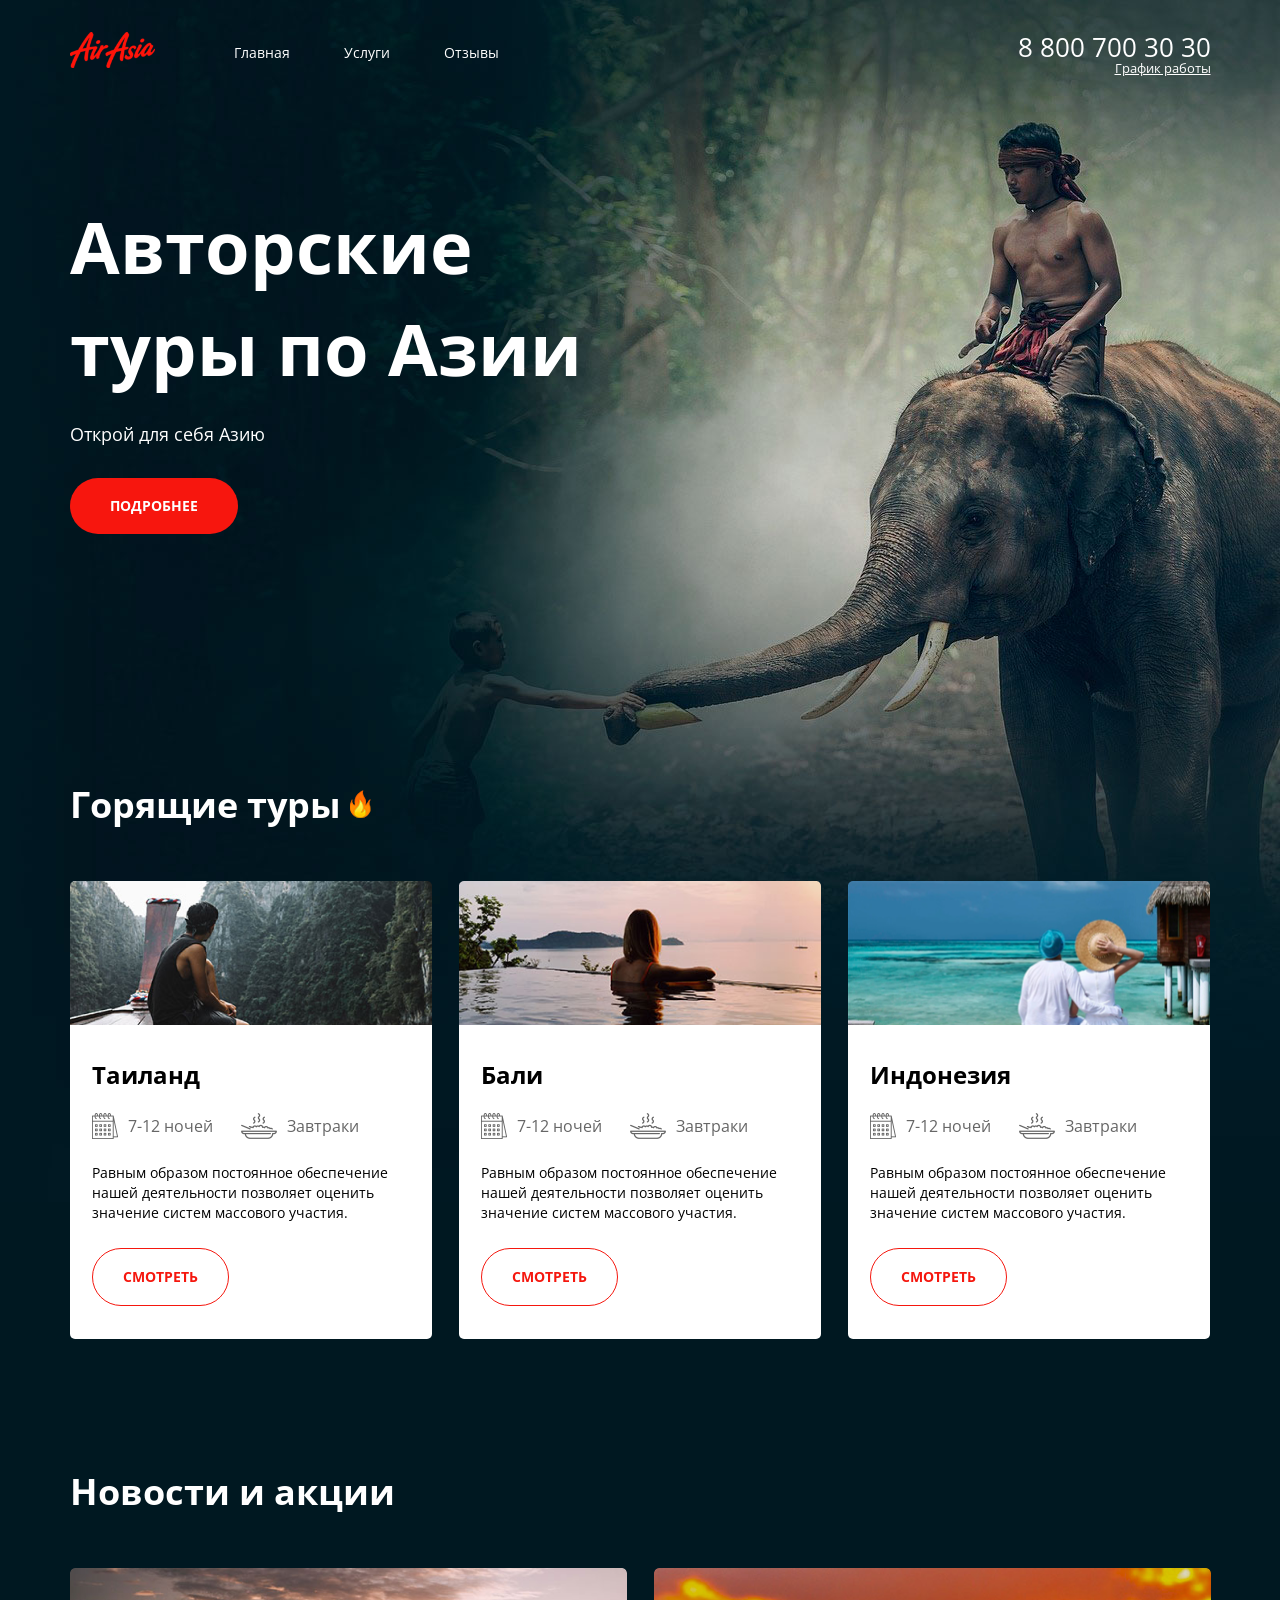
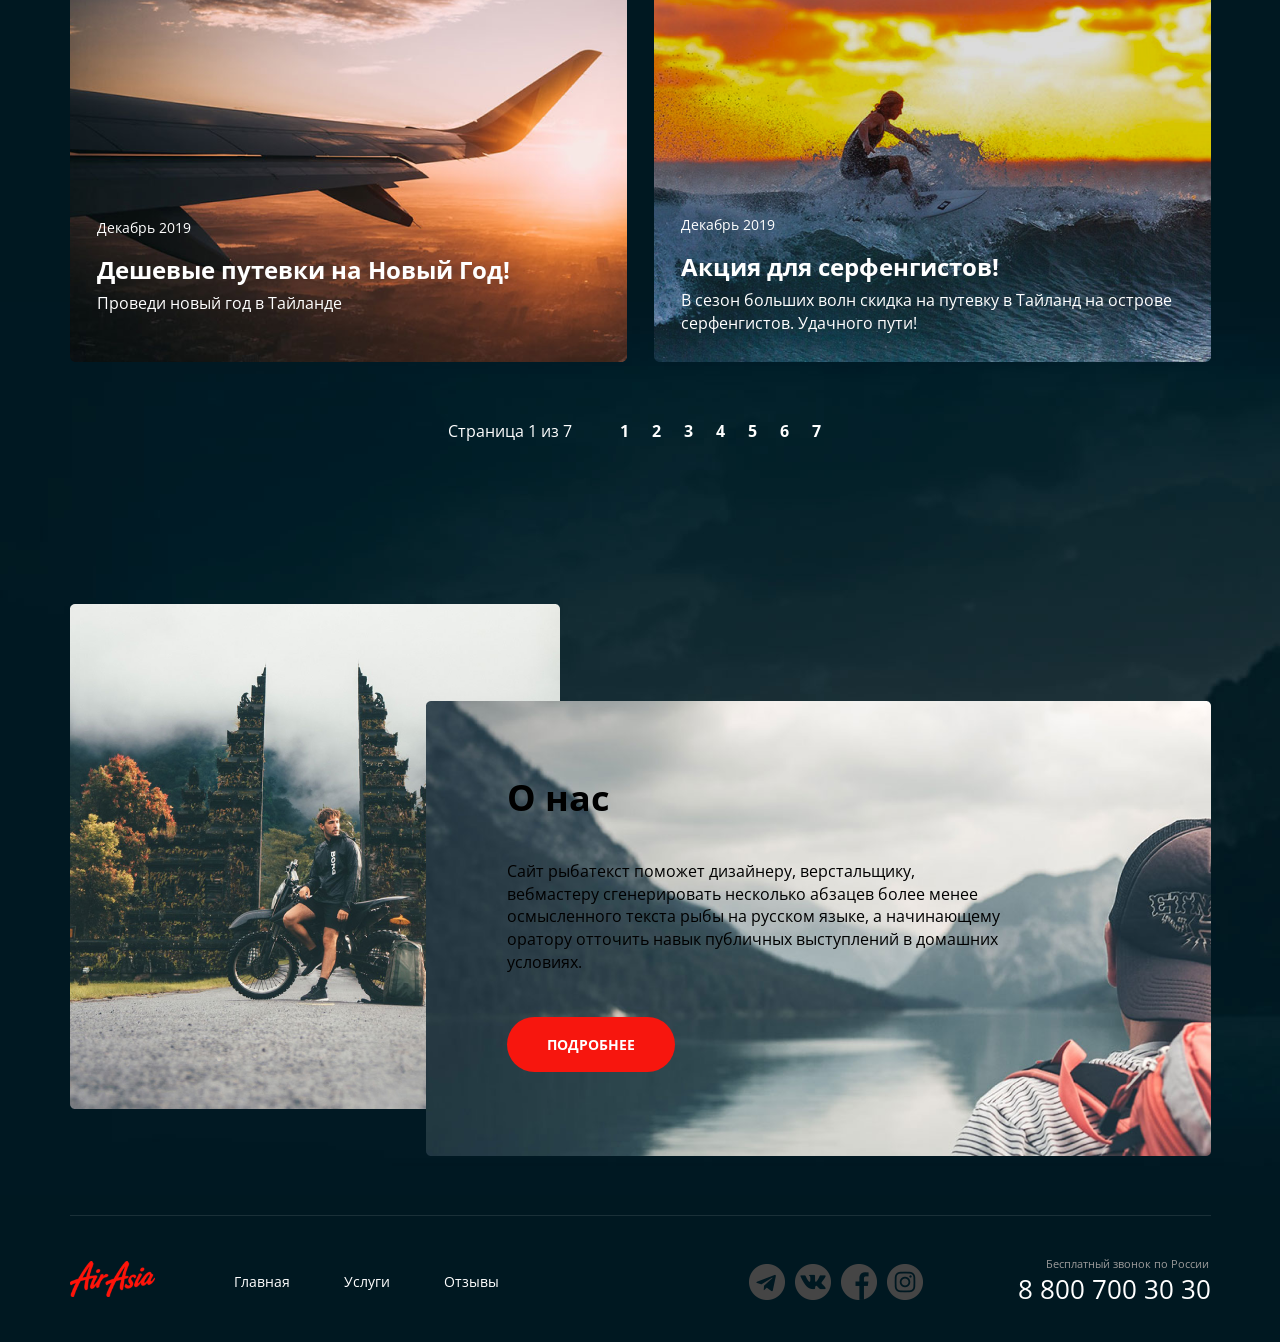
<file: newproject/index.html>
<!DOCTYPE html>
<html lang="en">

<head>
    <meta charset="UTF-8">
    <meta http-equiv="X-UA-Compatible" content="IE=edge">
    <meta name="viewport" content="width=1161, initial-scale=1.0">
    <link rel="preconnect" href="https://fonts.gstatic.com">
    <link href="https://fonts.googleapis.com/css2?family=Open+Sans:wght@400;700&display=swap" rel="stylesheet">
    <link rel="stylesheet" href="./css/layout/normalize.css">
    <link rel="stylesheet" href="./css/main.css">
    <title>Main</title>
</head>

<body>
    <div class="wrapper">
        <div class="wrapper__content">
            <header class="header">
                <img src="./img/headerbackground.png" alt="" class="header__background">
                <div class="container header__container">
                    <div class="header__position">
                        <a href="./index.html" class="logo">
                            <img src="./img/logo.svg" alt="logotype" class="logo__img">
                        </a>
                        <nav class="menu">
                            <ul class="menu__list">
                                <li class="menu__item"><a href="./index.html" class="menu__link">Главная</a></li>
                                <li class="menu__item"><a href="./services.html" class="menu__link">Услуги</a></li>
                                <li class="menu__item"><a href="./reviews.html" class="menu__link">Отзывы</a></li>
                            </ul>
                        </nav>
                        <adress class="contacts">
                            <a href="tel:+78007003030" class="contacts__phone">8 800 700 30 30</a>
                            <div class="dropdown">
                                <div class="contacts__dropdown">График работы</div>
                                <div class="dropdown__menu">
                                    <ul class="dropdown__list">
                                        <li class="dropdown__item">пн-вс: 09:00 - 20:00</li>
                                        <li class="dropdown__item dropdown__item--weight">Обед: 14:00-14:30</li>
                                    </ul>
                                </div>
                            </div>
                        </adress>
                    </div>
                </div>
            </header>
            <main class="main-content">
                <section class="welcome">
                    <div class="container">
                        <h1 class="welcome__title">Авторские туры по Азии</h1>
                        <div class="welcome__subtitle">Открой для себя Азию</div>
                        <a href="" class="button">Подробнее</a>
                    </div>
                </section>
                <section class="offers">
                    <div class="container">
                        <h3 class="title title--icon">Горящие туры</h3>
                        <ul class="offers__list">
                            <li class="offers__item">
                                <img src="./img/river.png" alt="Thailand" class="offers__item-img">
                                <div class="offers__item-content">
                                    <h4 class="offers__item-title">Таиланд</h4>
                                    <div class="offers__item-periods">
                                        <div class="offers__item-period">
                                            <img src="./img/calendar.svg" alt="calendar"
                                                class="offers__item-period-icon">
                                            <div class="offers__item-period-text">7-12 ночей</div>
                                        </div>
                                        <div class="offers__item-period">
                                            <img src="./img/meal.svg" alt="food" class="offers__item-period-icon">
                                            <div class="offers__item-period-text">Завтраки</div>
                                        </div>
                                    </div>
                                    <p class="offers__item-description">Равным образом постоянное обеспечение нашей
                                        деятельности позволяет оценить значение систем массового участия.
                                    </p>
                                    <div class="offers__button-wrapper">
                                        <a href="#" class="button button--color">Смотреть</a>
                                    </div>
                                </div>
                            </li>
                            <li class="offers__item">
                                <img src="./img/pool.png" alt="Bali" class="offers__item-img">
                                <div class="offers__item-content">
                                    <h4 class="offers__item-title">Бали</h4>
                                    <div class="offers__item-periods">
                                        <div class="offers__item-period">
                                            <img src="./img/calendar.svg" alt="calendar"
                                                class="offers__item-period-icon">
                                            <div class="offers__item-period-text">7-12 ночей</div>
                                        </div>
                                        <div class="offers__item-period">
                                            <img src="./img/meal.svg" alt="food" class="offers__item-period-icon">
                                            <div class="offers__item-period-text">Завтраки</div>
                                        </div>
                                    </div>
                                    <p class="offers__item-description">Равным образом постоянное обеспечение нашей
                                        деятельности позволяет оценить значение систем массового участия.
                                    </p>
                                    <div class="offers__button-wrapper">
                                        <a href="#" class="button button--color">Смотреть</a>
                                    </div>
                                </div>
                            </li>
                            <li class="offers__item">
                                <img src="./img/ocean.png" alt="Indonesia" class="offers__item-img">
                                <div class="offers__item-content">
                                    <h4 class="offers__item-title">Индонезия</h4>
                                    <div class="offers__item-periods">
                                        <div class="offers__item-period">
                                            <img src="./img/calendar.svg" alt="calendar"
                                                class="offers__item-period-icon">
                                            <div class="offers__item-period-text">7-12 ночей</div>
                                        </div>
                                        <div class="offers__item-period">
                                            <img src="./img/meal.svg" alt="food" class="offers__item-period-icon">
                                            <div class="offers__item-period-text">Завтраки</div>
                                        </div>
                                    </div>
                                    <p class="offers__item-description">Равным образом постоянное обеспечение нашей
                                        деятельности позволяет оценить значение систем массового участия.
                                    </p>
                                    <div class="offers__button-wrapper">
                                        <a href="#" class="button button--color">Смотреть</a>
                                    </div>
                                </div>
                            </li>
                        </ul>
                    </div>
                </section>
                <section class="news">
                    <div class="container">
                        <h3 class="title">Новости и акции</h3>
                        <ul class="news__list">
                            <li class="news__item">
                                <img src="./img/plain.png" alt="Plain" class="news__item-img">
                                <div class="news__content">
                                    <div class="news__date">Декабрь 2019</div>
                                    <h3 class="news__title">Дешевые путевки на Новый Год!</h3>
                                    <div class="news__subtitle">Проведи новый год в Тайланде</div>
                                </div>
                            </li>
                            <li class="news__item">
                                <img src="./img/Surfer.png" alt="Surfer" class="news__item-img">
                                <div class="news__content news__content--position">
                                    <div class="news__date">Декабрь 2019</div>
                                    <h3 class="news__title">Акция для серфенгистов!</h3>
                                    <p class="news__subtitle">В сезон больших волн скидка на путевку в Тайланд на
                                        острове серфенгистов. Удачного пути!
                                    </p>
                                </div>
                            </li>
                        </ul>
                        <div class="pagination">
                            <div class="pagination__page">
                                Страница <span class="pagination__page-index"> 1</span> из<span
                                    class="pagination__page-end">
                                    7</span>
                            </div>
                            <ul class="pagination__list">
                                <li class="pagination__item"><span class="pagination__button">1</span></li>
                                <li class="pagination__item"><span class="pagination__button">2</span></li>
                                <li class="pagination__item"><span class="pagination__button">3</span></li>
                                <li class="pagination__item"><span class="pagination__button">4</span></li>
                                <li class="pagination__item"><span class="pagination__button">5</span></li>
                                <li class="pagination__item"><span class="pagination__button">6</span></li>
                                <li class="pagination__item"><span class="pagination__button">7</span></li>
                            </ul>
                        </div>
                    </div>
                </section>
                <div class="about">
                    <img src="./img/aboutbackgrount.png" alt="" class="about__background">
                    <div class="container about__container">
                        <img src="./img/gates.png" alt="aboutimg" class="about__img">
                        <div class="about__content">
                            <h3 class="title title--color">О нас</h3>
                            <p class="about__subtitle">Сайт рыбатекст поможет дизайнеру, верстальщику, вебмастеру
                                сгенерировать несколько абзацев более менее осмысленного текста рыбы на русском языке, а
                                начинающему оратору отточить навык публичных выступлений в домашних условиях.
                            </p>
                            <a href="#" class="button">Подробнее</a>
                        </div>
                    </div>
                </div>
            </main>
        </div>
        <footer class="footer">
            <div class="container footer__container">
                <div class="footer__position">
                    <a href="#" class="logo">
                        <img src="./img/logo.svg" alt="logotype" class="logo__img">
                    </a>
                    <nav class="menu">
                        <ul class="menu__list">
                            <li class="menu__item"><a href="./index.html" class="menu__link">Главная</a></li>
                            <li class="menu__item"><a href="./services.html" class="menu__link">Услуги</a></li>
                            <li class="menu__item"><a href="./reviews.html" class="menu__link">Отзывы</a></li>
                        </ul>
                    </nav>
                    <div class="footer__social">
                        <ul class="social__list">
                            <li class="social__item">
                                <a href="#" class="social__item-link">
                                    <div class="social__item--telegram"></div>
                                </a>
                            </li>
                            <li class="social__item">
                                <a href="#" class="social__item-link">
                                    <div class="social__item--vk"></div>
                                </a>
                            </li>
                            <li class="social__item">
                                <a href="#" class="social__item-link">
                                    <div class="social__item--facebook"></div>
                                </a>
                            </li>
                            <li class="social__item">
                                <a href="#" class="social__item-link">
                                    <div class="social__item--instagram"></div>
                                </a>
                            </li>
                        </ul>
                    </div>
                    <adress class="contacts">
                        <div class="contacts__info">Бесплатный звонок по России</div>
                        <a href="tel:+78007003030" class="contacts__phone">8 800 700 30 30</a>
                    </adress>
                </div>
        </footer>
    </div>
</body>

</html>
</file>
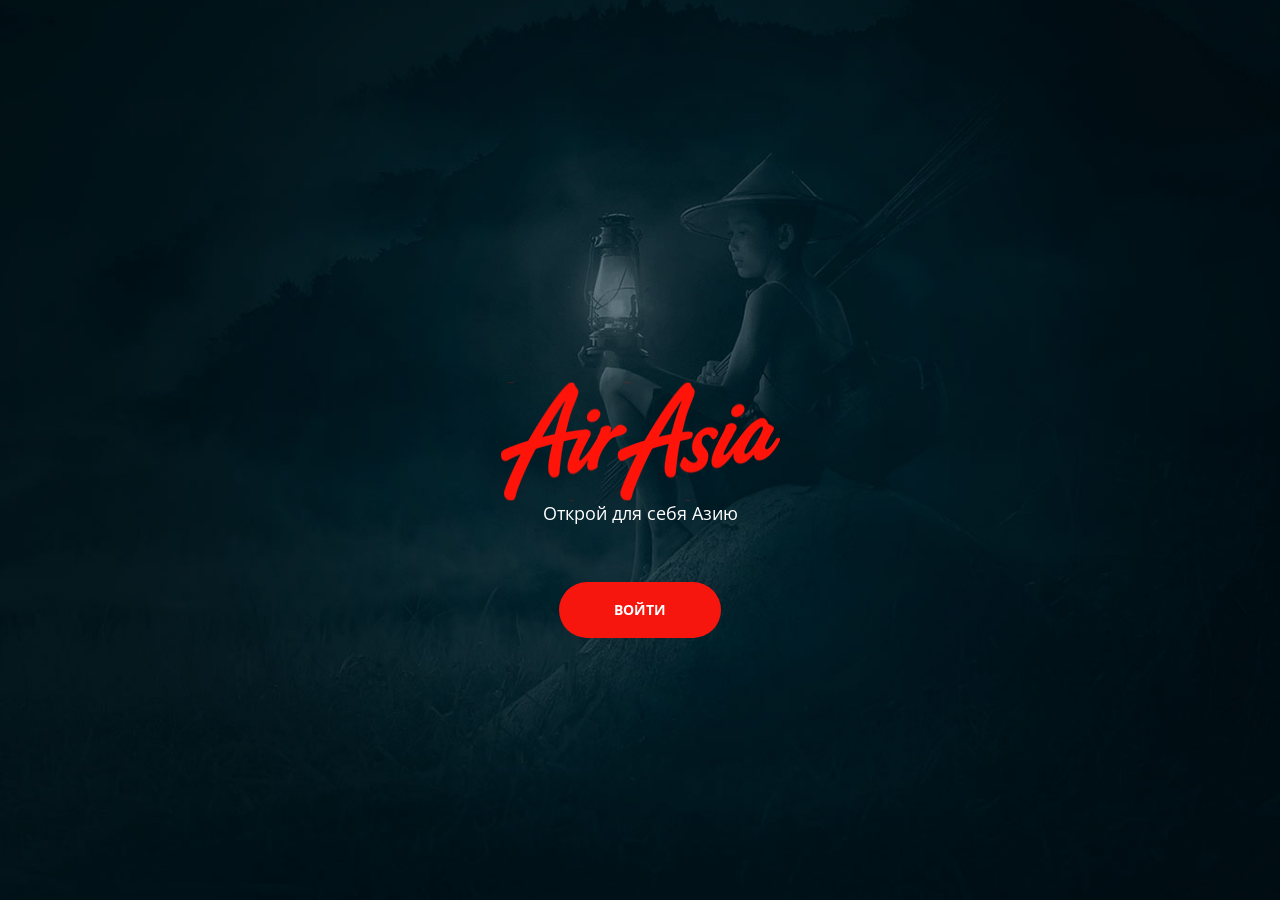
<file: newproject/hello.html>
<!DOCTYPE html>
<html lang="en">

<head>
    <meta charset="UTF-8">
    <meta http-equiv="X-UA-Compatible" content="IE=edge">
    <meta name="viewport" content="width=device-width, initial-scale=1.0">
    <link rel="preconnect" href="https://fonts.gstatic.com">
    <link href="https://fonts.googleapis.com/css2?family=Open+Sans:wght@400;700&display=swap" rel="stylesheet">
    <link rel="stylesheet" href="./css/layout/normalize.css">
    <link rel="stylesheet" href="./css/main.css">
    <title>Welcome</title>
</head>

<body>
    <div class="hello">
        <div class="hello__transition">
            <img src="./img/logo.svg" alt="Logo" class="hello__logo">
            <div class="hello__subtitle">Открой для себя Азию</div>
            <div class="hello__button">
                <a href="./index.html" class="button hello__button--size">Войти</a>
            </div>
        </div>
    </div>
</body>

</html>
</file>
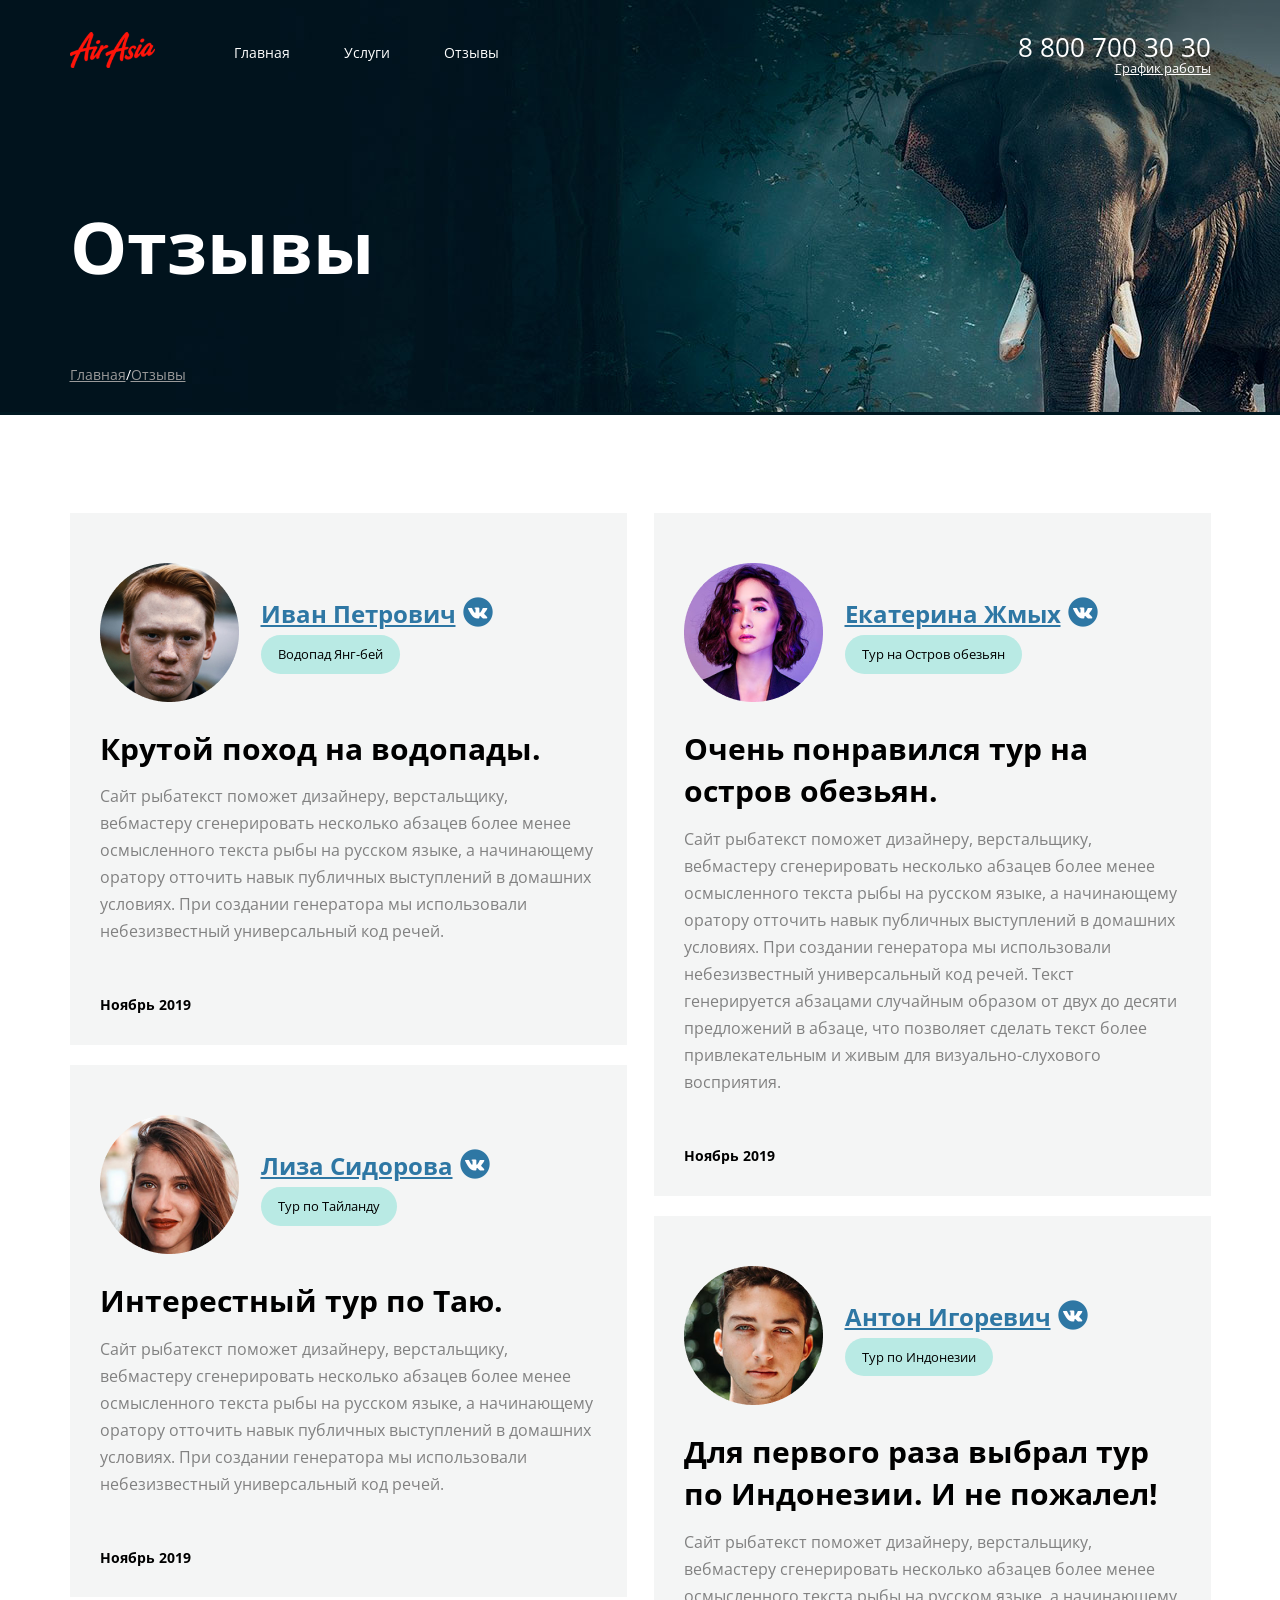
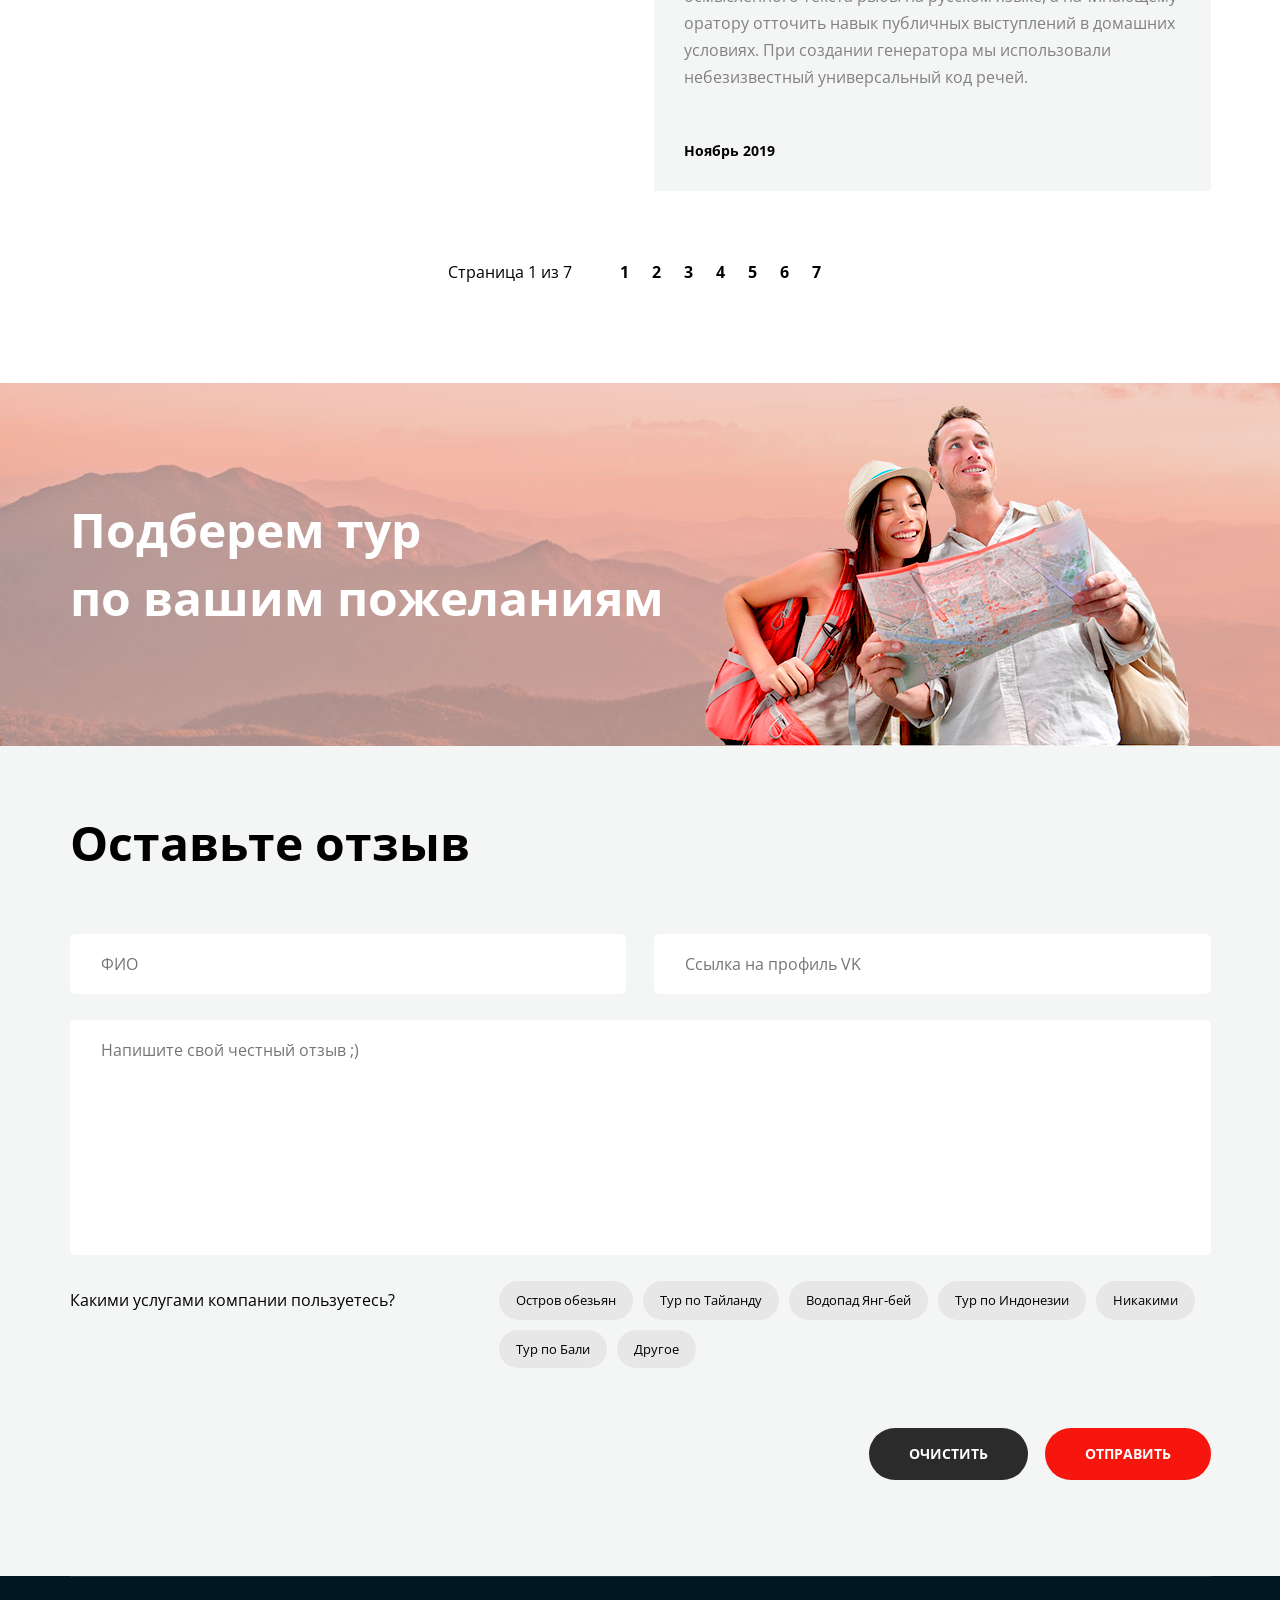
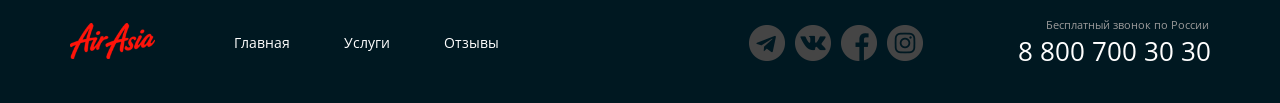
<file: newproject/reviews.html>
<!DOCTYPE html>
<html lang="en">

<head>
    <meta charset="UTF-8">
    <meta http-equiv="X-UA-Compatible" content="IE=edge">
    <meta name="viewport" content="width=1161, initial-scale=1.0">
    <link rel="preconnect" href="https://fonts.gstatic.com">
    <link href="https://fonts.googleapis.com/css2?family=Open+Sans:wght@400;700&display=swap" rel="stylesheet">
    <link rel="stylesheet" href="./css/layout/normalize.css">
    <link rel="stylesheet" href="./css/main.css">
    <title>Reviews</title>
</head>

<body>
    <div class="wrapper">
        <div class="wrapper__content">
            <header class="header">
                <img src="./img/servicesbackground.png" alt="" class="header__background">
                <div class="container header__container">
                    <div class="header__position">
                        <a href="./index.html" class="logo">
                            <img src="./img/logo.svg" alt="logotype" class="logo__img">
                        </a>
                        <nav class="menu">
                            <ul class="menu__list">
                                <li class="menu__item"><a href="./index.html" class="menu__link">Главная</a></li>
                                <li class="menu__item"><a href="./services.html" class="menu__link">Услуги</a></li>
                                <li class="menu__item"><a href="./reviews.html" class="menu__link">Отзывы</a></li>
                            </ul>
                        </nav>
                        <adress class="contacts">
                            <a href="tel:+78007003030" class="contacts__phone">8 800 700 30 30</a>
                            <div class="dropdown">
                                <div class="contacts__dropdown">График работы</div>
                                <div class="dropdown__menu">
                                    <ul class="dropdown__list">
                                        <li class="dropdown__item">пн-вс: 09:00 - 20:00</li>
                                        <li class="dropdown__item dropdown__item--weight">Обед: 14:00-14:30</li>
                                    </ul>
                                </div>
                            </div>
                        </adress>
                    </div>
                </div>
            </header>
            <main class="main-content">
                <section class="welcome">
                    <div class="container welcome__container--position">
                        <h1 class="welcome__title">Отзывы</h1>
                        <nav class="breadcrumbs">
                            <ul class="breadcrumbs__list">
                                <li class="breadcrumbs__item">
                                    <a href="./index.html" class="breadcrumbs__link">Главная</a>
                                </li>
                                <li class="breadcrumbs__item">
                                    <a href="./reviews.html" class="breadcrumbs__link">Отзывы</a>
                                </li>
                            </ul>
                        </nav>
                    </div>
                </section>
                <section class="reviews">
                    <div class="container">
                        <ul class="reviews__list">
                            <li class="reviews__item">
                                <div class="reviews__header">
                                    <div class="reviews__photo">
                                        <img src="./img/reviewsone.png" alt="avatar" class="reviews__img">
                                    </div>
                                    <div class="reviews__header-content">
                                        <a href="#" class="reviews__name">Иван Петрович</a>
                                        <div class="reviews__choose tag">Водопад Янг-бей</div>
                                    </div>
                                </div>
                                <div class="reviews__content">
                                    <h4 class="reviews__title">Крутой поход на водопады.</h4>
                                    <p class="reviews__text">Сайт рыбатекст поможет дизайнеру, верстальщику, вебмастеру
                                        сгенерировать несколько абзацев более менее осмысленного текста рыбы на русском
                                        языке, а начинающему оратору отточить навык публичных выступлений в домашних
                                        условиях. При создании генератора мы использовали небезизвестный универсальный
                                        код речей. </p>
                                    <div class="reviews__date">Ноябрь 2019</div>
                                </div>
                            </li>
                            <li class="reviews__item">
                                <div class="reviews__header">
                                    <div class="reviews__photo">
                                        <img src="./img/reviewsthree.png" alt="avatar" class="reviews__img">
                                    </div>
                                    <div class="reviews__header-content">
                                        <a href="#" class="reviews__name">Лиза Сидорова</a>
                                        <div class="reviews__choose tag">Тур по Тайланду</div>
                                    </div>
                                </div>
                                <div class="reviews__content">
                                    <h4 class="reviews__title">Интерестный тур по Таю.</h4>
                                    <p class="reviews__text">Сайт рыбатекст поможет дизайнеру, верстальщику, вебмастеру
                                        сгенерировать несколько абзацев более менее осмысленного текста рыбы на русском
                                        языке, а начинающему оратору отточить навык публичных выступлений в домашних
                                        условиях. При создании генератора мы использовали небезизвестный универсальный
                                        код речей. </p>
                                    <div class="reviews__date">Ноябрь 2019</div>
                                </div>
                            </li>
                            <li class="reviews__item">
                                <div class="reviews__header">
                                    <div class="reviews__photo">
                                        <img src="./img/reviewstwo.png" alt="avatar" class="reviews__img">
                                    </div>
                                    <div class="reviews__header-content">
                                        <a href="#" class="reviews__name">Екатерина Жмых</a>
                                        <div class="reviews__choose tag">Тур на Остров обезьян</div>
                                    </div>
                                </div>
                                <div class="reviews__content">
                                    <h4 class="reviews__title">Очень понравился тур на остров обезьян.</h4>
                                    <p class="reviews__text">Сайт рыбатекст поможет дизайнеру, верстальщику, вебмастеру
                                        сгенерировать несколько абзацев более менее осмысленного текста рыбы на русском
                                        языке, а начинающему оратору отточить навык публичных выступлений в домашних
                                        условиях. При создании генератора мы использовали небезизвестный универсальный
                                        код речей. Текст генерируется абзацами случайным образом от двух до десяти
                                        предложений в абзаце, что позволяет сделать текст более привлекательным и живым
                                        для визуально-слухового восприятия.</p>
                                    <div class="reviews__date">Ноябрь 2019</div>
                                </div>
                            </li>
                            <li class="reviews__item">
                                <div class="reviews__header">
                                    <div class="reviews__photo">
                                        <img src="./img/reviewsfour.png" alt="avatar" class="reviews__img">
                                    </div>
                                    <div class="reviews__header-content">
                                        <a href="#" class="reviews__name">Антон Игоревич</a>
                                        <div class="reviews__choose tag">Тур по Индонезии</div>
                                    </div>
                                </div>
                                <div class="reviews__content">
                                    <h4 class="reviews__title">Для первого раза выбрал тур по Индонезии. И не пожалел!
                                    </h4>
                                    <p class="reviews__text">Сайт рыбатекст поможет дизайнеру, верстальщику, вебмастеру
                                        сгенерировать несколько абзацев более менее осмысленного текста рыбы на русском
                                        языке, а начинающему оратору отточить навык публичных выступлений в домашних
                                        условиях. При создании генератора мы использовали небезизвестный универсальный
                                        код речей. </p>
                                    <div class="reviews__date">Ноябрь 2019</div>
                                </div>
                            </li>
                        </ul>
                        <div class="pagination pagination--color pagination--position">
                            <div class="pagination__page">
                                Страница <span class="pagination__page-index"> 1</span> из<span
                                    class="pagination__page-end">
                                    7</span>
                            </div>
                            <ul class="pagination__list">
                                <li class="pagination__item"><span
                                        class="pagination__button pagination__button--color">1</span></li>
                                <li class="pagination__item"><span
                                        class="pagination__button pagination__button--color">2</span></li>
                                <li class="pagination__item"><span
                                        class="pagination__button pagination__button--color">3</span></li>
                                <li class="pagination__item"><span
                                        class="pagination__button pagination__button--color">4</span></li>
                                <li class="pagination__item"><span
                                        class="pagination__button pagination__button--color">5</span></li>
                                <li class="pagination__item"><span
                                        class="pagination__button pagination__button--color">6</span></li>
                                <li class="pagination__item"><span
                                        class="pagination__button pagination__button--color">7</span></li>
                            </ul>
                        </div>
                    </div>
                </section>
                <section class="separator">
                    <div class="container">
                        <div class="separator__content">
                            <div class="separator__title">Подберем тур <br>по вашим пожеланиям</div>
                            <div class="separator__photo">
                                <img src="./img/couple.png" alt="couple" class="separator__img">
                            </div>
                        </div>
                    </div>
                </section>
                <section class="form-reviews">
                    <div class="container">
                        <h2 class="form-reviews__title">Оставьте отзыв</h2>
                        <form class="form">
                            <div class="form__row">
                                <input type="text" placeholder="ФИО" class="form__input">
                                <input type="text" placeholder="Ссылка на профиль VK" class="form__input">
                            </div>
                            <div class="form__row">
                                <textarea placeholder="Напишите свой честный отзыв ;)"
                                    class="form__input form__input--textaria"></textarea>
                            </div>
                            <div class="form__controls">
                                <div class="form__controls-title">Какими услугами компании пользуетесь?</div>
                                <ul class="controls__list">
                                    <li class="controls__item">
                                        <label class="controls__element">
                                            <input type="checkbox" class="controls__checkbox">
                                            <div class="tag controls__tag controls__tag--color">Остров обезьян</div>
                                        </label>
                                    </li>
                                    <li class="controls__item">
                                        <label class="controls__element">
                                            <input type="checkbox" class="controls__checkbox">
                                            <div class="tag controls__tag controls__tag--color">Тур по Тайланду</div>
                                        </label>
                                    </li>
                                    <li class="controls__item">
                                        <label class="controls__element">
                                            <input type="checkbox" class="controls__checkbox">
                                            <div class="tag controls__tag controls__tag--color">Водопад Янг-бей</div>
                                        </label>
                                    </li>
                                    <li class="controls__item">
                                        <label class="controls__element">
                                            <input type="checkbox" class="controls__checkbox">
                                            <div class="tag controls__tag controls__tag--color">Тур по Индонезии</div>
                                        </label>
                                    </li>
                                    <li class="controls__item">
                                        <label class="controls__element">
                                            <input type="checkbox" class="controls__checkbox">
                                            <div class="tag controls__tag controls__tag--color">Никакими</div>
                                        </label>
                                    </li>
                                    <li class="controls__item">
                                        <label class="controls__element">
                                            <input type="checkbox" class="controls__checkbox">
                                            <div class="tag controls__tag controls__tag--color">Тур по Бали</div>
                                        </label>
                                    </li>
                                    <li class="controls__item">
                                        <label class="controls__element">
                                            <input type="checkbox" class="controls__checkbox">
                                            <div class="tag controls__tag controls__tag--color">Другое</div>
                                        </label>
                                    </li>
                                </ul>
                            </div>
                            <div class="form__button">
                                <button type="reset"
                                    class="button form__button--position form__button--color--black form__button--color--hover">Очистить</button>
                                <button type="submit"
                                    class="button form__button--position form__button--color--red">Отправить</button>
                            </div>
                        </form>
                    </div>
                </section>
            </main>
        </div>
        <footer class="footer footer--position">
            <div class="container footer__container">
                <div class="footer__position">
                    <a href="./index.html" class="logo">
                        <img src="./img/logo.svg" alt="logotype" class="logo__img">
                    </a>
                    <nav class="menu">
                        <ul class="menu__list">
                            <li class="menu__item"><a href="./index.html" class="menu__link">Главная</a></li>
                            <li class="menu__item"><a href="./services.html" class="menu__link">Услуги</a></li>
                            <li class="menu__item"><a href="./reviews.html" class="menu__link">Отзывы</a></li>
                        </ul>
                    </nav>
                    <div class="footer__social">
                        <ul class="social__list">
                            <li class="social__item">
                                <a href="#" class="social__item-link">
                                    <div class="social__item--telegram"></div>
                                </a>
                            </li>
                            <li class="social__item">
                                <a href="#" class="social__item-link">
                                    <div class="social__item--vk"></div>
                                </a>
                            </li>
                            <li class="social__item">
                                <a href="#" class="social__item-link">
                                    <div class="social__item--facebook"></div>
                                </a>
                            </li>
                            <li class="social__item">
                                <a href="#" class="social__item-link">
                                    <div class="social__item--instagram"></div>
                                </a>
                            </li>
                        </ul>
                    </div>
                    <adress class="contacts">
                        <div class="contacts__info">Бесплатный звонок по России</div>
                        <a href="tel:+78007003030" class="contacts__phone">8 800 700 30 30</a>
                    </adress>
                </div>
        </footer>
    </div>
</body>

</html>
</file>
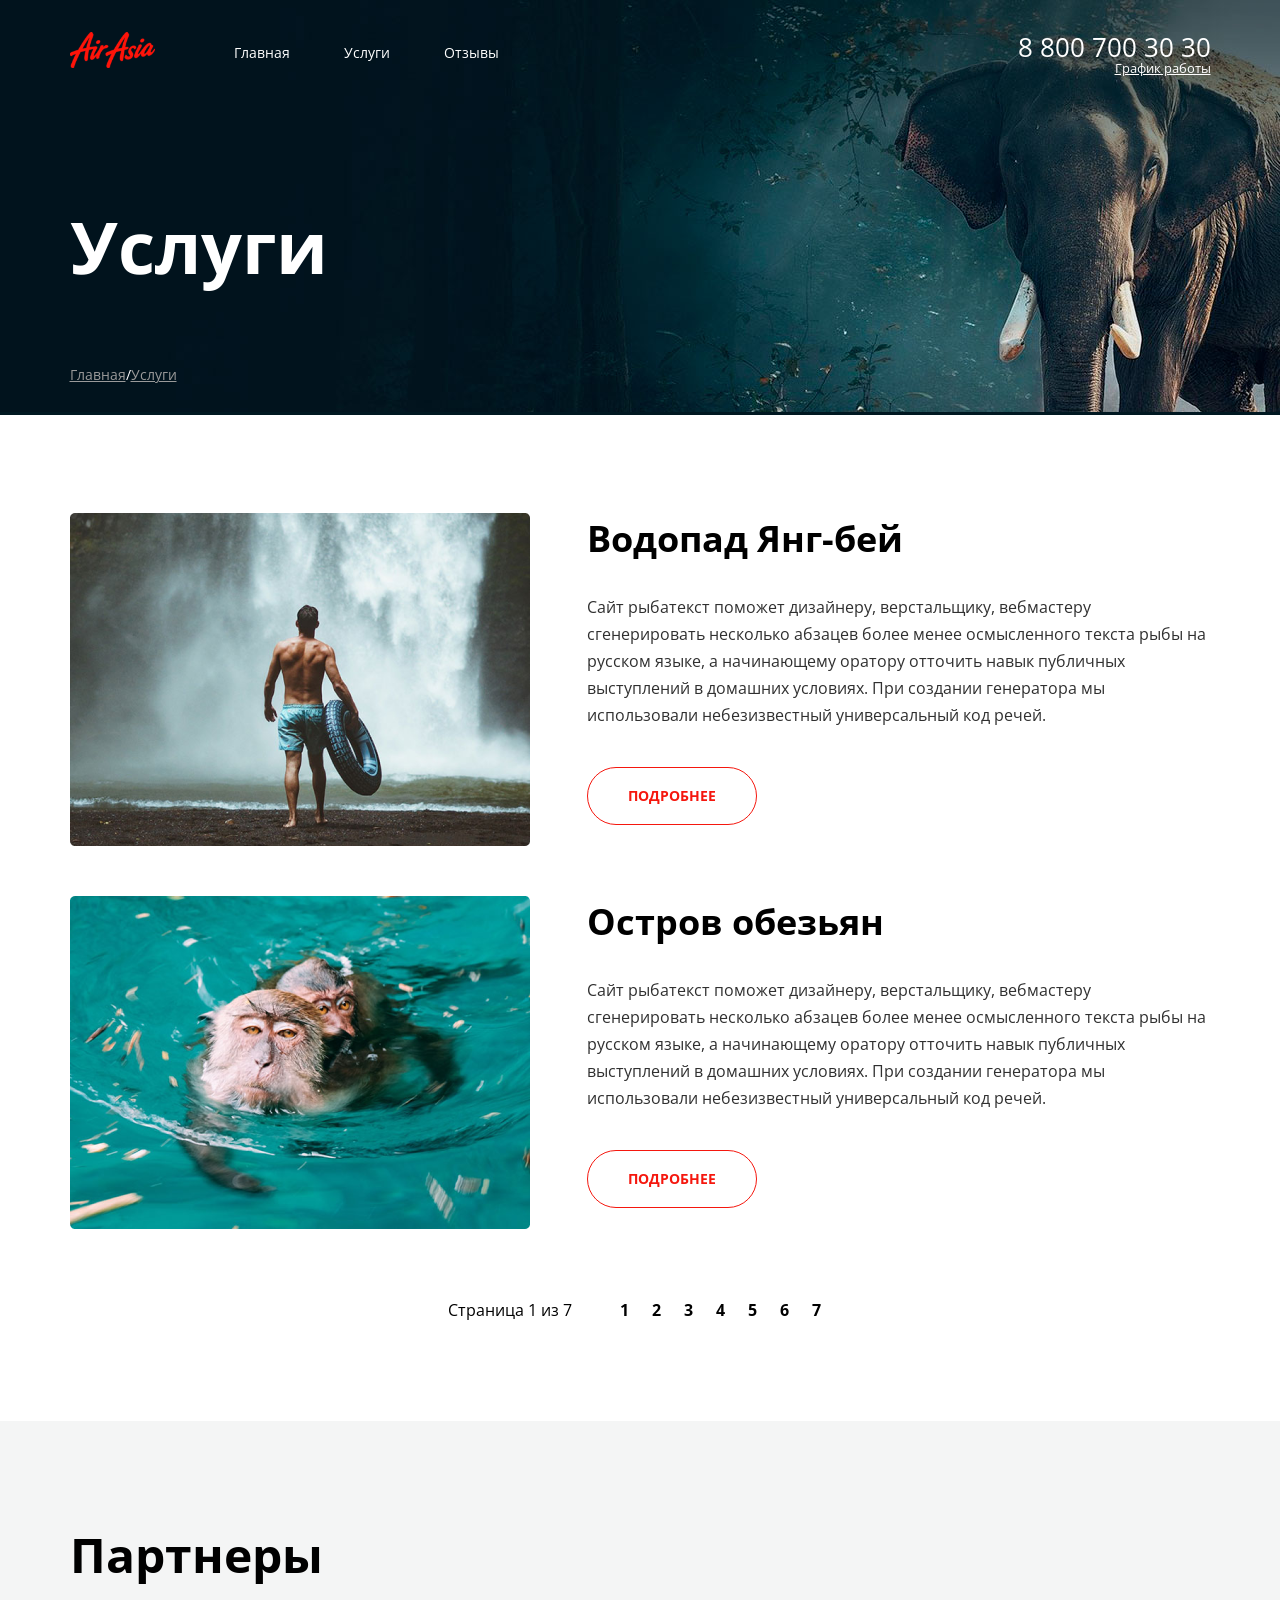
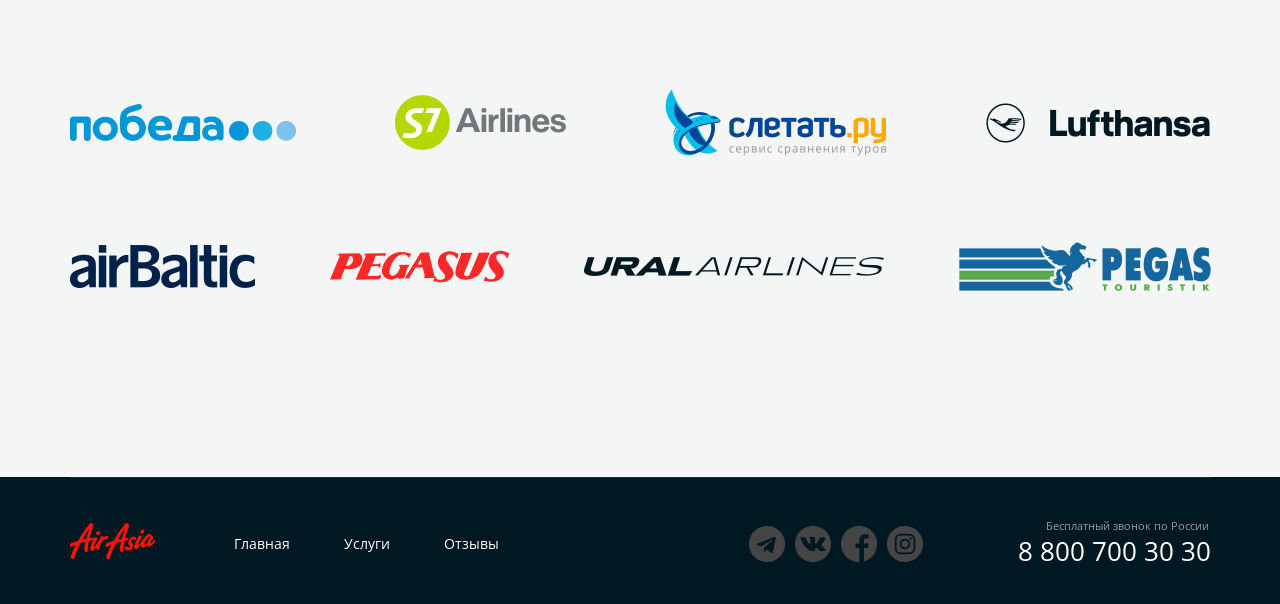
<file: newproject/services.html>
<!DOCTYPE html>
<html lang="en">

<head>
    <meta charset="UTF-8">
    <meta http-equiv="X-UA-Compatible" content="IE=edge">
    <meta name="viewport" content="width=1161, initial-scale=1.0">
    <link rel="preconnect" href="https://fonts.gstatic.com">
    <link href="https://fonts.googleapis.com/css2?family=Open+Sans:wght@400;700&display=swap" rel="stylesheet">
    <link rel="stylesheet" href="./css/layout/normalize.css">
    <link rel="stylesheet" href="./css/main.css">
    <title>Services</title>
</head>

<body>
    <div class="wrapper">
        <div class="wrapper__content">
            <header class="header">
                <img src="./img/servicesbackground.png" alt="" class="header__background">
                <div class="container header__container">
                    <div class="header__position">
                        <a href="./index.html" class="logo">
                            <img src="./img/logo.svg" alt="logotype" class="logo__img">
                        </a>
                        <nav class="menu">
                            <ul class="menu__list">
                                <li class="menu__item"><a href="./index.html" class="menu__link">Главная</a></li>
                                <li class="menu__item"><a href="./services.html" class="menu__link">Услуги</a></li>
                                <li class="menu__item"><a href="./reviews.html" class="menu__link">Отзывы</a></li>
                            </ul>
                        </nav>
                        <adress class="contacts">
                            <a href="tel:+78007003030" class="contacts__phone">8 800 700 30 30</a>
                            <div class="dropdown">
                                <div class="contacts__dropdown">График работы</div>
                                <div class="dropdown__menu">
                                    <ul class="dropdown__list">
                                        <li class="dropdown__item">пн-вс: 09:00 - 20:00</li>
                                        <li class="dropdown__item dropdown__item--weight">Обед: 14:00-14:30</li>
                                    </ul>
                                </div>
                            </div>
                        </adress>
                    </div>
                </div>
            </header>
            <main class="main-content">
                <section class="welcome">
                    <div class="container welcome__container--position">
                        <h1 class="welcome__title">Услуги</h1>
                        <nav class="breadcrumbs">
                            <ul class="breadcrumbs__list">
                                <li class="breadcrumbs__item">
                                    <a href="./index.html" class="breadcrumbs__link">Главная</a>
                                </li>
                                <li class="breadcrumbs__item">
                                    <a href="./services.html" class="breadcrumbs__link">Услуги</a>
                                </li>
                            </ul>
                        </nav>
                    </div>
                </section>
                <section class="services">
                    <div class="container">
                        <ul class="services__list">
                            <li class="services__item">
                                <img src="./img/waterfall.png" alt="Waterfall" class="services__item-img">
                                <div class="services__item-content">
                                    <h4 class="services__item-title">Водопад Янг-бей</h4>
                                    <p class="services__item-description">Сайт рыбатекст поможет дизайнеру,
                                        верстальщику, вебмастеру сгенерировать несколько абзацев более менее
                                        осмысленного текста рыбы на русском языке, а начинающему оратору отточить навык
                                        публичных выступлений в домашних условиях. При создании генератора мы
                                        использовали небезизвестный универсальный код речей.
                                    </p>
                                    <div class="services__button-wrapper">
                                        <a href="#" class="button button--color button--size">Подробнее</a>
                                    </div>
                                </div>
                            </li>
                            <li class="services__item">
                                <img src="./img/monkeys.png" alt="Monkeys" class="services__item-img">
                                <div class="services__item-content">
                                    <h4 class="services__item-title">Остров обезьян</h4>
                                    <p class="services__item-description">Сайт рыбатекст поможет дизайнеру,
                                        верстальщику, вебмастеру сгенерировать несколько абзацев более менее
                                        осмысленного текста рыбы на русском языке, а начинающему оратору отточить навык
                                        публичных выступлений в домашних условиях. При создании генератора мы
                                        использовали небезизвестный универсальный код речей.
                                    </p>
                                    <div class="services__button-wrapper">
                                        <a href="#" class="button button--color button--size">Подробнее</a>
                                    </div>
                                </div>
                            </li>
                        </ul>
                        <div class="pagination pagination--color">
                            <div class="pagination__page">
                                Страница <span class="pagination__page-index"> 1</span> из<span
                                    class="pagination__page-end">
                                    7</span>
                            </div>
                            <ul class="pagination__list">
                                <li class="pagination__item"><span
                                        class="pagination__button pagination__button--color">1</span></li>
                                <li class="pagination__item"><span
                                        class="pagination__button pagination__button--color">2</span></li>
                                <li class="pagination__item"><span
                                        class="pagination__button pagination__button--color">3</span></li>
                                <li class="pagination__item"><span
                                        class="pagination__button pagination__button--color">4</span></li>
                                <li class="pagination__item"><span
                                        class="pagination__button pagination__button--color">5</span></li>
                                <li class="pagination__item"><span
                                        class="pagination__button pagination__button--color">6</span></li>
                                <li class="pagination__item"><span
                                        class="pagination__button pagination__button--color">7</span></li>
                            </ul>
                        </div>
                    </div>
                </section>
                <section class="partners">
                    <div class="container">
                        <h2 class="partners__title">Партнеры</h2>
                        <ul class="partners__list">
                            <li class="partners__item">
                                <a href="#" class="partners__link">
                                    <img src="./img/pobeda.png" alt="Pobeda" class="partners__img">
                                </a>
                            </li>
                            <li class="partners__item">
                                <a href="#" class="partners__link">
                                    <img src="./img/airlines.png" alt="Airlines" class="partners__img">
                                </a>
                            </li>
                            <li class="partners__item">
                                <a href="#" class="partners__link">
                                    <img src="./img/lets-fly.png" alt="Letsfly" class="partners__img">
                                </a>
                            </li>
                            <li class="partners__item">
                                <a href="#" class="partners__link">
                                    <img src="./img/lufthansa.png" alt="Lufthansa" class="partners__img">
                                </a>
                            </li>
                        </ul>
                        <ul class="partners__list">
                            <li class="partners__item">
                                <a href="#" class="partners__link">
                                    <img src="./img/airbaltic.png" alt="Airbaltic" class="partners__img">
                                </a>
                            </li>
                            <li class="partners__item">
                                <a href="#" class="partners__link">
                                    <img src="./img/pegasus.png" alt="Pegasus" class="partners__img">
                                </a>
                            </li>
                            <li class="partners__item">
                                <a href="#" class="partners__link">
                                    <img src="./img/ural.png" alt="Ural" class="partners__img">
                                </a>
                            </li>
                            <li class="partners__item">
                                <a href="#" class="partners__link">
                                    <img src="./img/pegas.png" alt="Pegas" class="partners__img">
                                </a>
                            </li>
                        </ul>
                    </div>
                </section>
            </main>
        </div>
        <footer class="footer footer--position">
            <div class="container footer__container">
                <div class="footer__position">
                    <a href="./index.html" class="logo">
                        <img src="./img/logo.svg" alt="logotype" class="logo__img">
                    </a>
                    <nav class="menu">
                        <ul class="menu__list">
                            <li class="menu__item"><a href="./index.html" class="menu__link">Главная</a></li>
                            <li class="menu__item"><a href="./services.html" class="menu__link">Услуги</a></li>
                            <li class="menu__item"><a href="./reviews.html" class="menu__link">Отзывы</a></li>
                        </ul>
                    </nav>
                    <div class="footer__social">
                        <ul class="social__list">
                            <li class="social__item">
                                <a href="#" class="social__item-link">
                                    <div class="social__item--telegram"></div>
                                </a>
                            </li>
                            <li class="social__item">
                                <a href="#" class="social__item-link">
                                    <div class="social__item--vk"></div>
                                </a>
                            </li>
                            <li class="social__item">
                                <a href="#" class="social__item-link">
                                    <div class="social__item--facebook"></div>
                                </a>
                            </li>
                            <li class="social__item">
                                <a href="#" class="social__item-link">
                                    <div class="social__item--instagram"></div>
                                </a>
                            </li>
                        </ul>
                    </div>
                    <adress class="contacts">
                        <div class="contacts__info">Бесплатный звонок по России</div>
                        <a href="tel:+78007003030" class="contacts__phone">8 800 700 30 30</a>
                    </adress>
                </div>
        </footer>
    </div>
</body>

</html>
</file>
<file: newproject/css/main.css>
@import url(./layout/base.css);

/* Главная*/

@import url(./blocks/header.css);
@import url(./blocks/logo.css);
@import url(./blocks/menu.css);
@import url(./blocks/contacts.css);
@import url(./blocks/welcome.css);
@import url(./blocks/button.css);
@import url(./blocks/title.css);
@import url(./blocks/offers.css);
@import url(./blocks/pagination.css);
@import url(./blocks/news.css);
@import url(./blocks/about.css);
@import url(./blocks/footer.css);
@import url(./blocks/social.css);

/* Услуги */

@import url(./blocks/breadcrumbs.css);
@import url(./blocks/services.css);
@import url(./blocks/partners.css);

/* Приветсвенная страница */

@import url(./blocks/hello.css);

/* Отзывы */

@import url(./blocks/reviews.css);
@import url(./blocks/separator.css);
@import url(./blocks/form-reviews.css);
</file>
